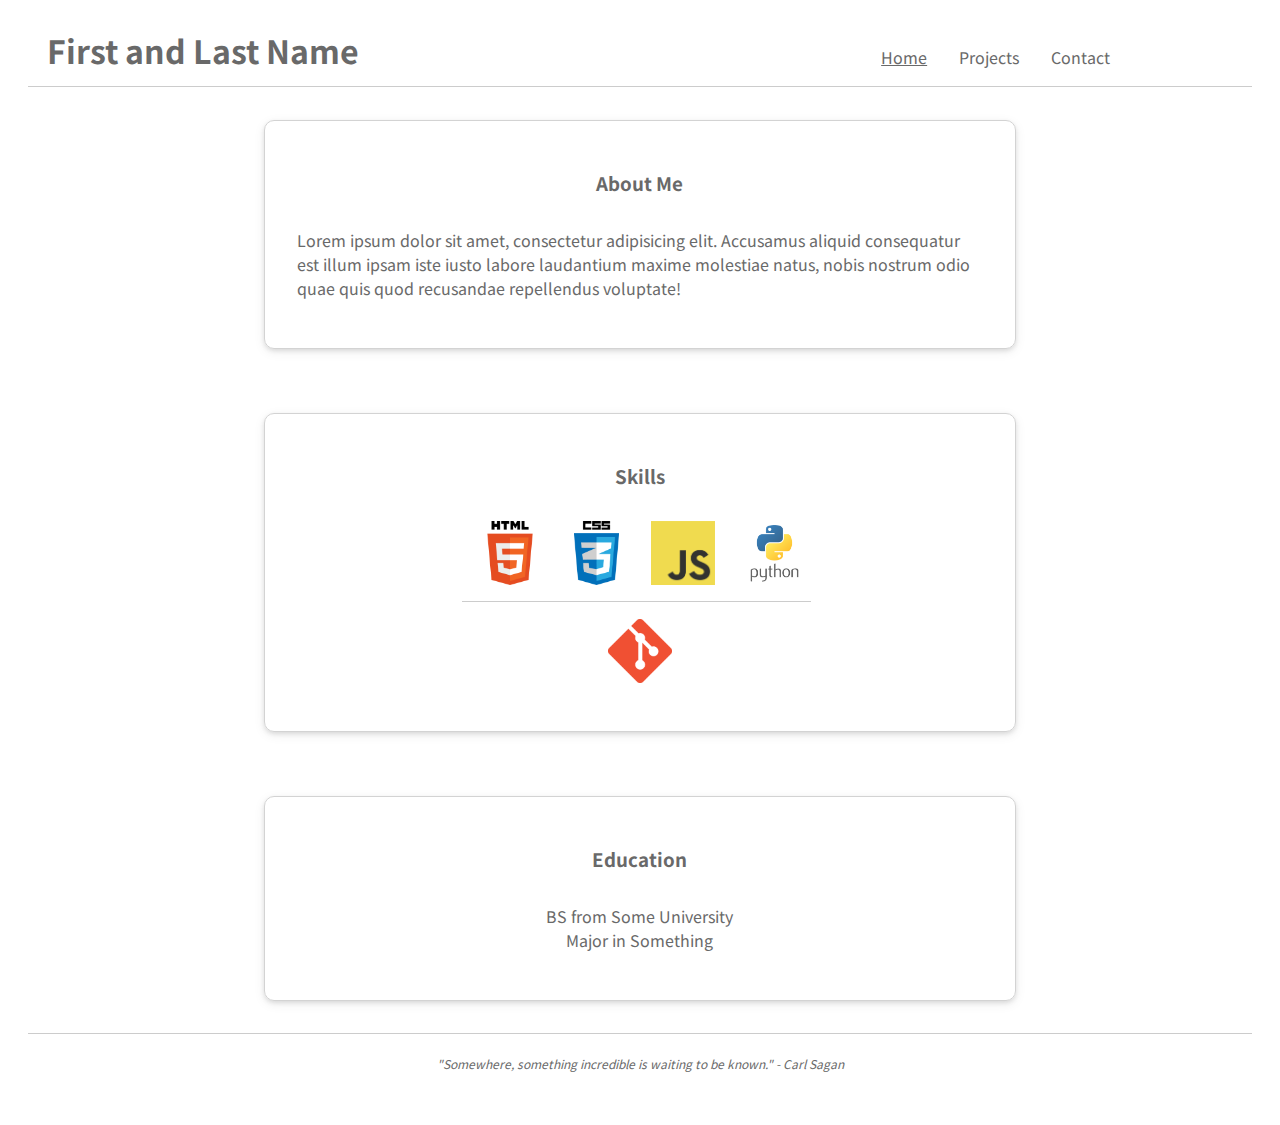
<file: index.html>
<!doctype html>
<html lang="en">

<head>
  <meta charset="utf-8">
  <title></title>
  <meta name="description" content="">
  <meta name="viewport" content="width=device-width, initial-scale=1">

  <meta property="og:title" content="">
  <meta property="og:type" content="">
  <meta property="og:url" content="">
  <meta property="og:image" content="">

  <link rel="manifest" href="site.webmanifest">
  <link rel="stylesheet" href="https://fonts.googleapis.com/icon?family=Material+Icons">
  <link rel="apple-touch-icon" href="icon.png">
  <!-- Place favicon.ico in the root directory -->

  <link rel="stylesheet" href="css/normalize.css">
  <link rel="stylesheet" href="css/main.css">
  <link rel="stylesheet" href="https://fonts.googleapis.com/css2?family=Noto+Sans+JP:wght@300;400&display=swap">

  <meta name="theme-color" content="#fafafa">
</head>

<body class="flex-col justify-center align-center">
  <header class="flex-row justify-center">
    <h1>First and Last Name</h1>
    <nav id="dropdown-nav" class="flex-col">
      <button class="dropdown-btn"><i class="material-icons">menu</i></button>
      <ul class="dropdown-content" style="display: none;">
        <li><a href="index.html" class="nav-link">Home</a></li>
        <li class="dropdown-nav-line"></li>
        <li><a href="projects.html" class="nav-link">Projects</a></li>
        <li class="dropdown-nav-line"></li>
        <li><a href="contact.html" class="nav-link">Contact</a></li>
      </ul>
    </nav>
    <nav id="nav-bar" class="flex-col justify-center">
      <ul class="flex-row justify-center">
        <li><a href="index.html" class="nav-link">Home</a></li>
        <li><a href="projects.html" class="nav-link">Projects</a></li>
        <li><a href="contact.html" class="nav-link">Contact</a></li>
      </ul>
    </nav>
  </header>
  <hr>
  <section class="flex-row justify-center dropshadow">
    <div class="flex-col">
      <h3 class="section-heading">About Me</h3>
      <p class="text-align-left">
        Lorem ipsum dolor sit amet, consectetur adipisicing elit. Accusamus aliquid consequatur est illum ipsam iste iusto labore laudantium maxime molestiae natus, nobis nostrum odio quae quis quod recusandae repellendus voluptate!
      </p>
    </div>
  </section>
  <section class="flex-row justify-center dropshadow">
    <div id="code-languages" class="flex-col">
      <h3 class="section-heading">Skills</h3>
      <div class="flex-row wrap justify-center align-center">
        <img src="img/html5_logo.png" alt="HTML 5" id="html-icon">
        <img src="img/css3_logo.png" alt="CSS 3" id="css-icon">
        <img src="img/javascript_logo.png" alt="JavaScript" id="js-icon">
        <img src="img/python_logo.png" alt="Python" id="python-icon">
      </div>
      <hr>
      <div class="flex-row wrap justify-center align-center">
        <img src="img/git_logo.png" alt="Git" id="git-icon">
      </div>
    </div>
  </section>
  <section class="flex-row justify-center dropshadow">
    <div class="flex-col">
      <h3 class="section-heading">Education</h3>
      <div id="college">
        <p>
          BS from Some University<br>
          Major in Something<br>
        </p>
      </div>
    </div>
  </section>
  <hr>
  <footer>
    <p><i>"Somewhere, something incredible is waiting to be known." - Carl Sagan</i></p>
  </footer>

  <script src="js/vendor/modernizr-3.11.2.min.js"></script>
  <script src="js/plugins.js"></script>
  <script src="js/main.js"></script>
</body>

</html>
</file>
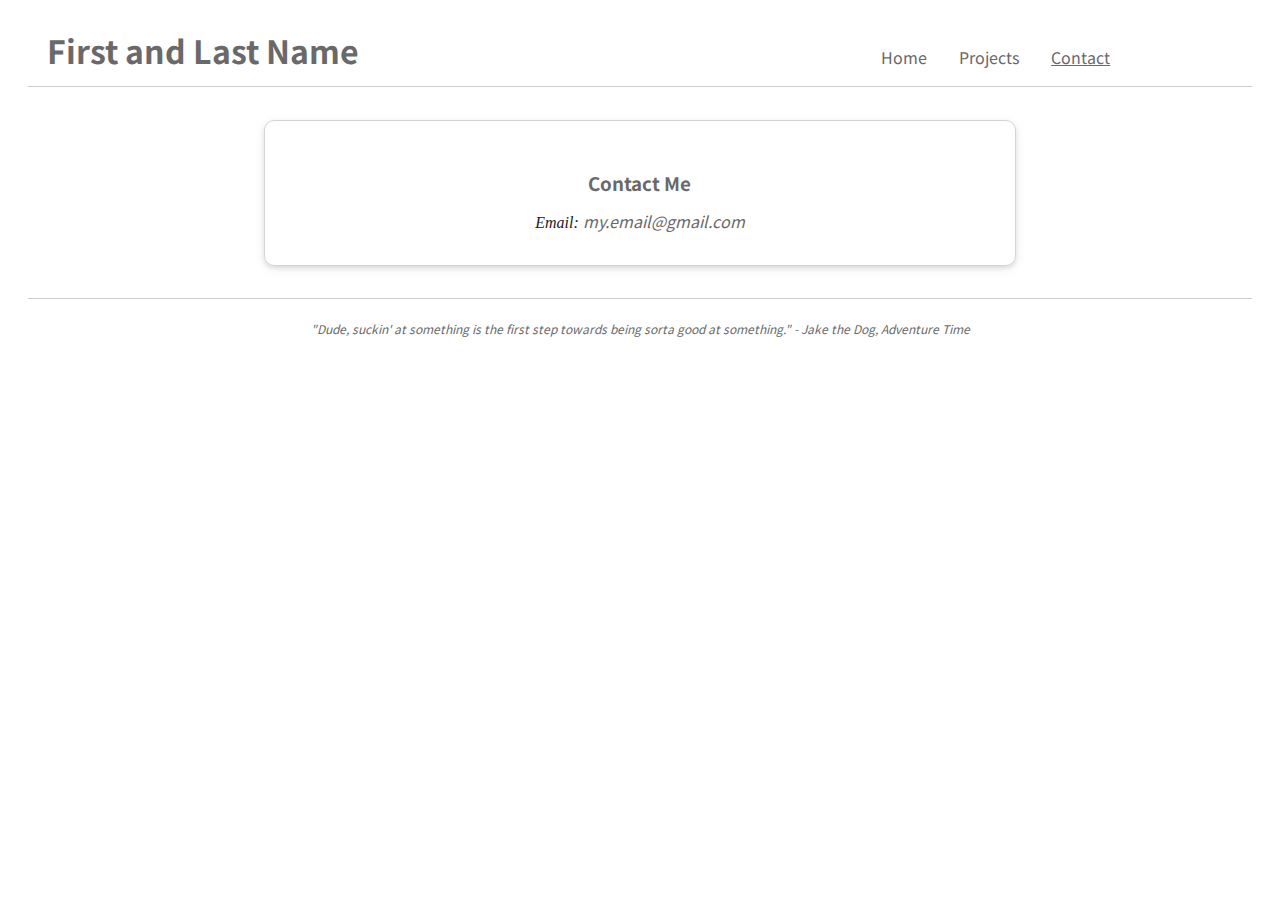
<file: contact.html>
<!doctype html>
<html lang="en">

<head>
  <meta charset="utf-8">
  <title></title>
  <meta name="description" content="">
  <meta name="viewport" content="width=device-width, initial-scale=1">

  <meta property="og:title" content="">
  <meta property="og:type" content="">
  <meta property="og:url" content="">
  <meta property="og:image" content="">

  <link rel="manifest" href="site.webmanifest">
  <link rel="stylesheet" href="https://fonts.googleapis.com/icon?family=Material+Icons">
  <link rel="apple-touch-icon" href="icon.png">
  <!-- Place favicon.ico in the root directory -->

  <link rel="stylesheet" href="css/normalize.css">
  <link rel="stylesheet" href="css/main.css">
  <link rel="stylesheet" href="https://fonts.googleapis.com/css2?family=Noto+Sans+JP:wght@300;400&display=swap">

  <meta name="theme-color" content="#fafafa">
</head>

<body class="flex-col justify-center align-center">
  <header class="flex-row justify-center">
    <h1>First and Last Name</h1>
    <nav id="dropdown-nav" class="flex-col">
      <button class="dropdown-btn"><i class="material-icons">menu</i></button>
      <ul class="dropdown-content" style="display: none;">
        <li><a href="index.html" class="nav-link">Home</a></li>
        <li class="dropdown-nav-line"></li>
        <li><a href="projects.html" class="nav-link">Projects</a></li>
        <li class="dropdown-nav-line"></li>
        <li><a href="contact.html" class="nav-link">Contact</a></li>
      </ul>
    </nav>
    <nav id="nav-bar" class="flex-col justify-center">
      <ul class="flex-row justify-center">
        <li><a href="index.html" class="nav-link">Home</a></li>
        <li><a href="projects.html" class="nav-link">Projects</a></li>
        <li><a href="contact.html" class="nav-link">Contact</a></li>
      </ul>
    </nav>
  </header>
  <hr>
  <section class="flex-row justify-center dropshadow">
    <div class="flex-col">
      <h3>Contact Me</h3>
      <address>
        Email: <a href="#">my.email@gmail.com</a><br>
      </address>
    </div>
  </section>
  <hr>
  <footer>
    <p><i>"Dude, suckin' at something is the first step towards being sorta good at something." - Jake the Dog, Adventure Time</i></p>
  </footer>

  <script src="js/vendor/modernizr-3.11.2.min.js"></script>
  <script src="js/plugins.js"></script>
  <script src="js/main.js"></script>
</body>

</html>
</file>
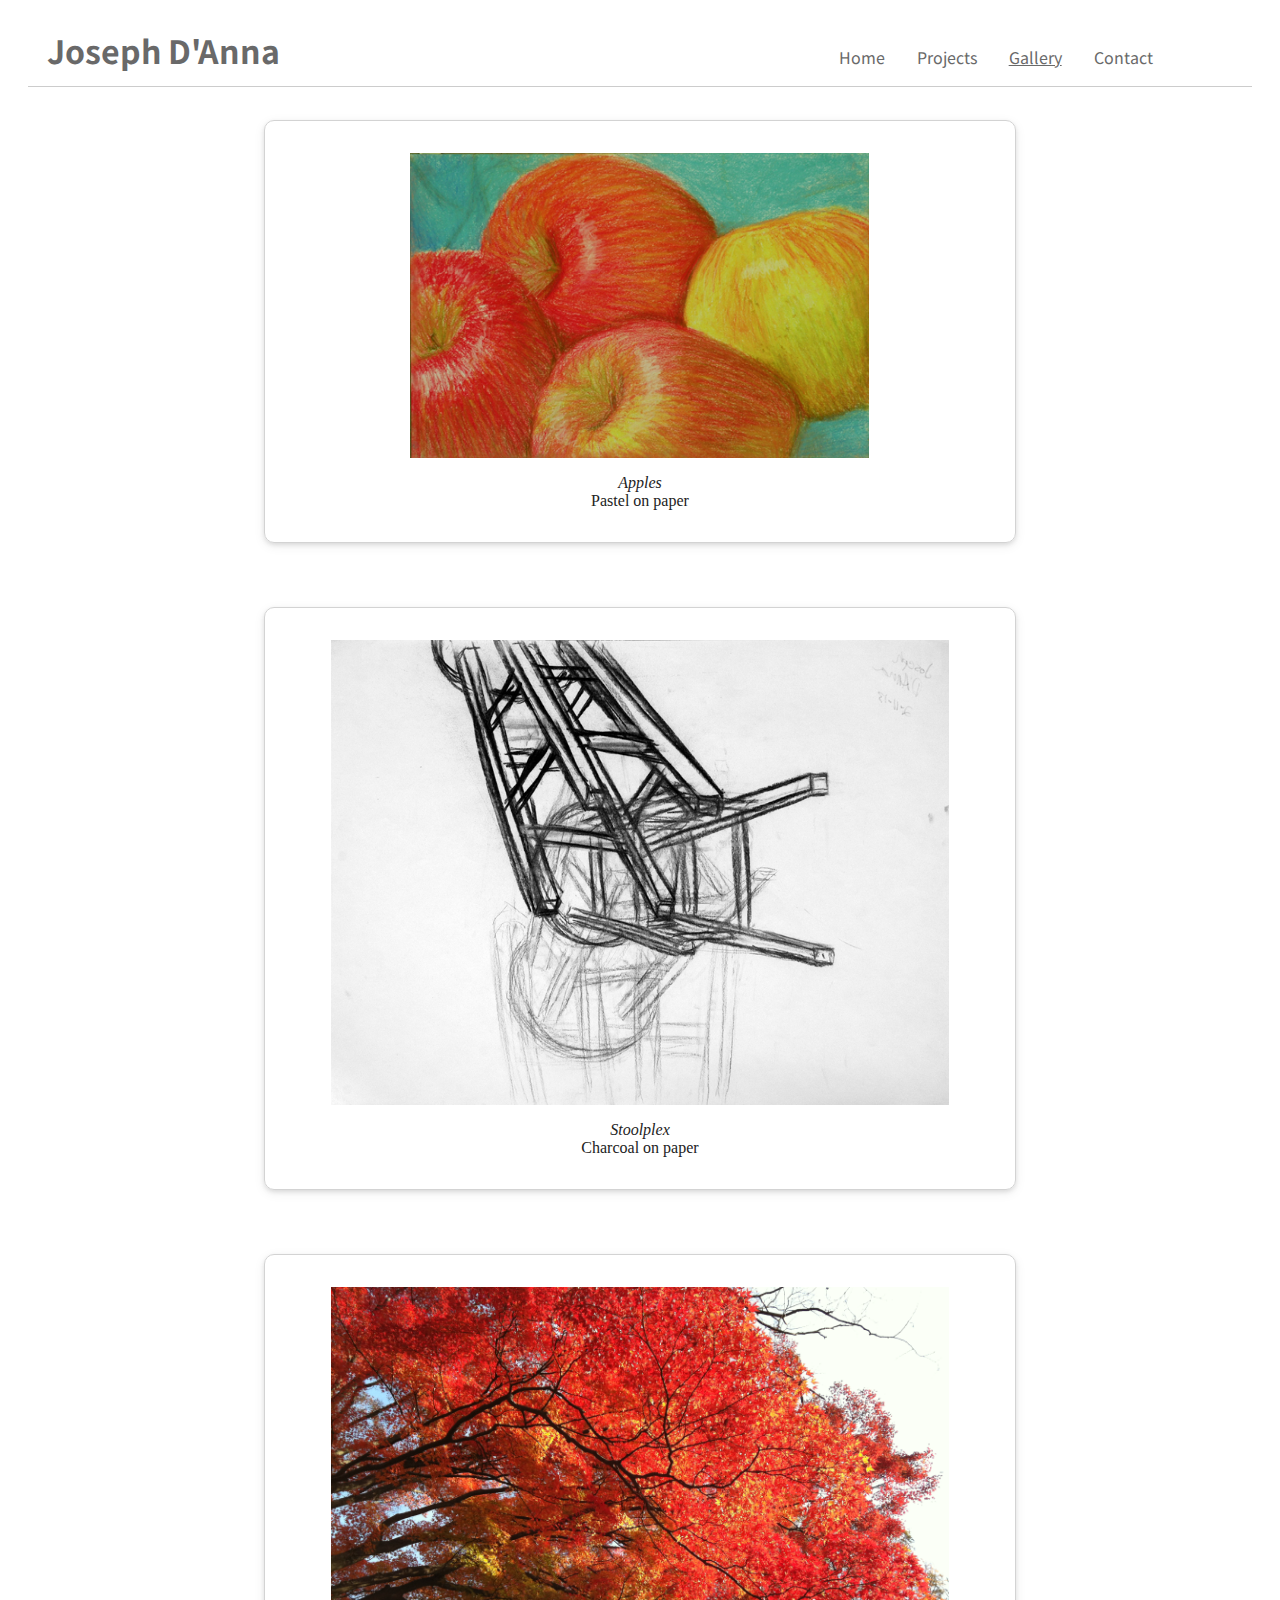
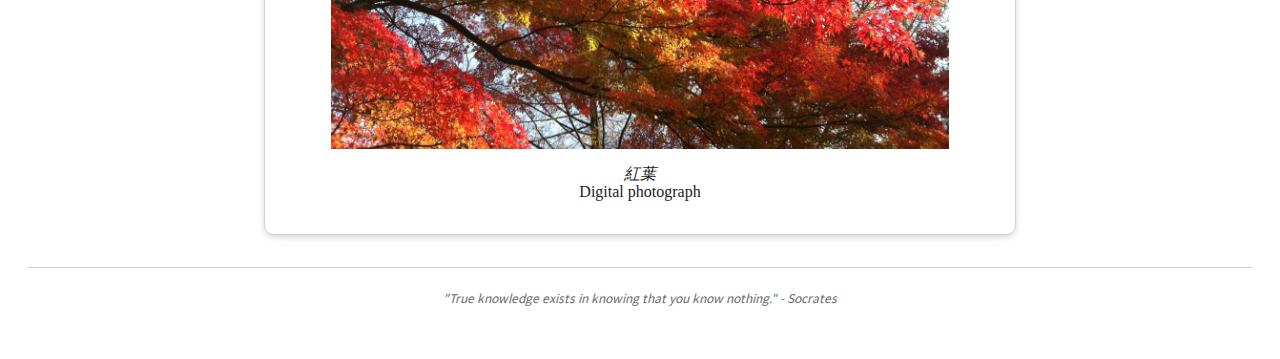
<file: gallery.html>
<!doctype html>
<html lang="en">

<head>
  <meta charset="utf-8">
  <title></title>
  <meta name="description" content="">
  <meta name="viewport" content="width=device-width, initial-scale=1">

  <meta property="og:title" content="">
  <meta property="og:type" content="">
  <meta property="og:url" content="">
  <meta property="og:image" content="">

  <link rel="manifest" href="site.webmanifest">
  <link rel="apple-touch-icon" href="icon.png">
  <!-- Place favicon.ico in the root directory -->

  <link rel="stylesheet" href="css/normalize.css">
  <link rel="stylesheet" href="css/main.css">
  <link rel="stylesheet" href="https://fonts.googleapis.com/css2?family=Noto+Sans+JP:wght@300;400&display=swap">

  <meta name="theme-color" content="#fafafa">
</head>

<body class="flex-col justify-center align-center">
  <header class="flex-row justify-center">
    <h1>Joseph D'Anna</h1>
    <nav id="dropdown-nav" class="flex-col">
      <button class="dropdown-btn"><img src="img/nav_menu_icon.png" alt="Menu"></button>
      <ul class="dropdown-content" style="display: none;">
        <li><a href="index.html" class="nav-link">Home</a></li>
        <li class="dropdown-nav-line"></li>
        <li><a href="projects.html" class="nav-link">Projects</a></li>
        <li class="dropdown-nav-line"></li>
        <li><a href="gallery.html" class="nav-link">Gallery</a></li>
        <li class="dropdown-nav-line"></li>
        <li><a href="contact.html" class="nav-link">Contact</a></li>
      </ul>
    </nav>
    <nav id="nav-bar" class="flex-col justify-center">
      <ul class="flex-row justify-center">
        <li><a href="index.html" class="nav-link">Home</a></li>
        <li><a href="projects.html" class="nav-link">Projects</a></li>
        <li><a href="gallery.html" class="nav-link">Gallery</a></li>
        <li><a href="contact.html" class="nav-link">Contact</a></li>
      </ul>
    </nav>
  </header>
  <hr>
  <section class="flex-row justify-center dropshadow">
    <figure>
      <img src="img/art/apples.jpg" alt="Apples" style="width:90%">
      <figcaption>
        <i>Apples</i><br />
        Pastel on paper
      </figcaption>
    </figure>
  </section>
  <section class="flex-row justify-center dropshadow">
    <figure>
      <img src="img/art/stoolplex.jpg" alt="Stoolplex" style="width:90%">
      <figcaption>
        <i>Stoolplex</i><br />
        Charcoal on paper
      </figcaption>
    </figure>
  </section>
  <section class="flex-row justify-center dropshadow">
    <figure>
      <img src="img/art/momiji.jpg" alt="Momiji" style="width:90%">
      <figcaption>
        <i>紅葉</i><br />
        Digital photograph
      </figcaption>
    </figure>
  </section>
  <hr>
  <footer>
    <p><i>"True knowledge exists in knowing that you know nothing." - Socrates</i></p>
  </footer>

  <script src="js/vendor/modernizr-3.11.2.min.js"></script>
  <script src="js/plugins.js"></script>
  <script src="js/main.js"></script>
</body>

</html>
</file>
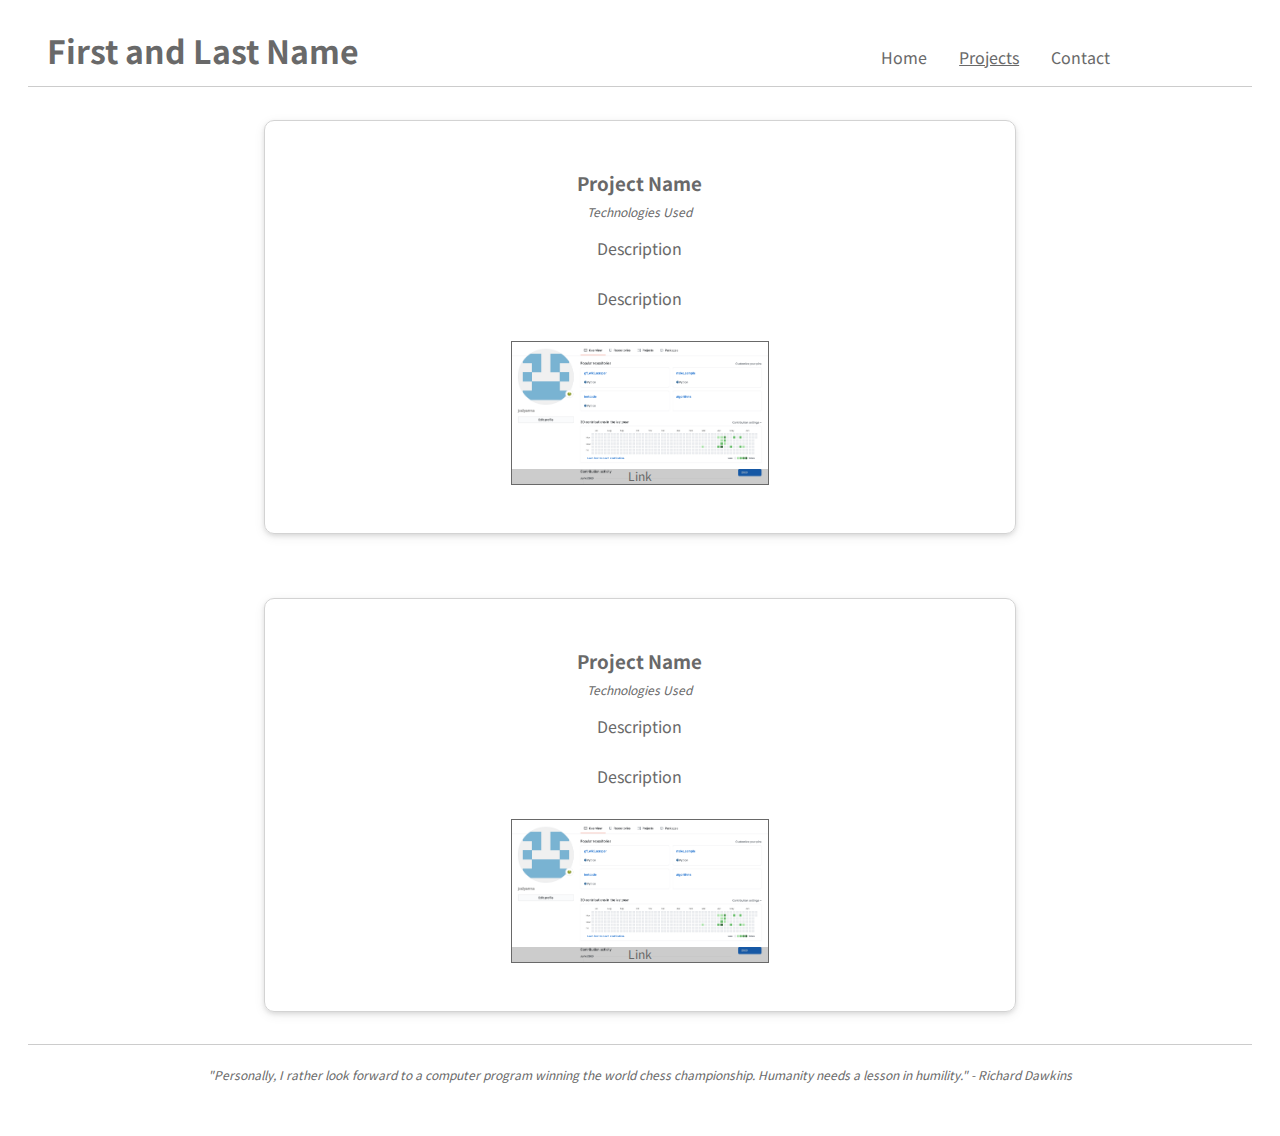
<file: projects.html>
<!doctype html>
<html lang="en">

<head>
  <meta charset="utf-8">
  <title></title>
  <meta name="description" content="">
  <meta name="viewport" content="width=device-width, initial-scale=1">

  <meta property="og:title" content="">
  <meta property="og:type" content="">
  <meta property="og:url" content="">
  <meta property="og:image" content="">

  <link rel="manifest" href="site.webmanifest">
  <link rel="stylesheet" href="https://fonts.googleapis.com/icon?family=Material+Icons">
  <link rel="apple-touch-icon" href="icon.png">
  <!-- Place favicon.ico in the root directory -->

  <link rel="stylesheet" href="css/normalize.css">
  <link rel="stylesheet" href="css/main.css">
  <link rel="stylesheet" href="https://fonts.googleapis.com/css2?family=Noto+Sans+JP:wght@300;400&display=swap">

  <meta name="theme-color" content="#fafafa">
</head>

<body class="flex-col justify-center align-center">

  <header class="flex-row justify-center">
    <h1>First and Last Name</h1>
    <nav id="dropdown-nav" class="flex-col">
      <button class="dropdown-btn"><i class="material-icons">menu</i></button>
      <ul class="dropdown-content" style="display: none;">
        <li><a href="index.html" class="nav-link">Home</a></li>
        <li class="dropdown-nav-line"></li>
        <li><a href="projects.html" class="nav-link">Projects</a></li>
        <li class="dropdown-nav-line"></li>
        <li><a href="contact.html" class="nav-link">Contact</a></li>
      </ul>
    </nav>
    <nav id="nav-bar" class="flex-col justify-center">
      <ul class="flex-row justify-center">
        <li><a href="index.html" class="nav-link">Home</a></li>
        <li><a href="projects.html" class="nav-link">Projects</a></li>
        <li><a href="contact.html" class="nav-link">Contact</a></li>
      </ul>
    </nav>
  </header>
  <hr>

  <section class="flex-row justify-center dropshadow">
    <div class="flex-col container justify-center align-center">
      <h3 class="project-title">Project Name</h3>
      <p class="project-languages"><i>Technologies Used</i></p>
      <ul class="project-description flex-col justify-center">
        <li>Description</li>
        <li>Description</li>
      </ul>
      <div class="img-container">
        <a href="#"><img src="img/git_hub.png" alt="GitHub"></a>
        <div class="text-over-img"><a href="#">Link</a></div>
      </div>
    </div>
  </section>

  <section class="flex-row justify-center dropshadow">
    <div class="flex-col container justify-center align-center">
      <h3 class="project-title">Project Name</h3>
      <p class="project-languages"><i>Technologies Used</i></p>
      <ul class="project-description flex-col justify-center">
        <li>Description</li>
        <li>Description</li>
      </ul>
      <div class="img-container">
        <a href="#"><img src="img/git_hub.png" alt="GitHub"></a>
        <div class="text-over-img"><a href="#">Link</a></div>
      </div>
    </div>
  </section>

  <hr>
  <footer>
    <p><i>"Personally, I rather look forward to a computer program winning the world chess championship. Humanity needs
      a lesson in humility." - Richard Dawkins</i></p>
  </footer>

  <script src="js/vendor/modernizr-3.11.2.min.js"></script>
  <script src="js/plugins.js"></script>
  <script src="js/main.js"></script>
</body>

</html>
</file>
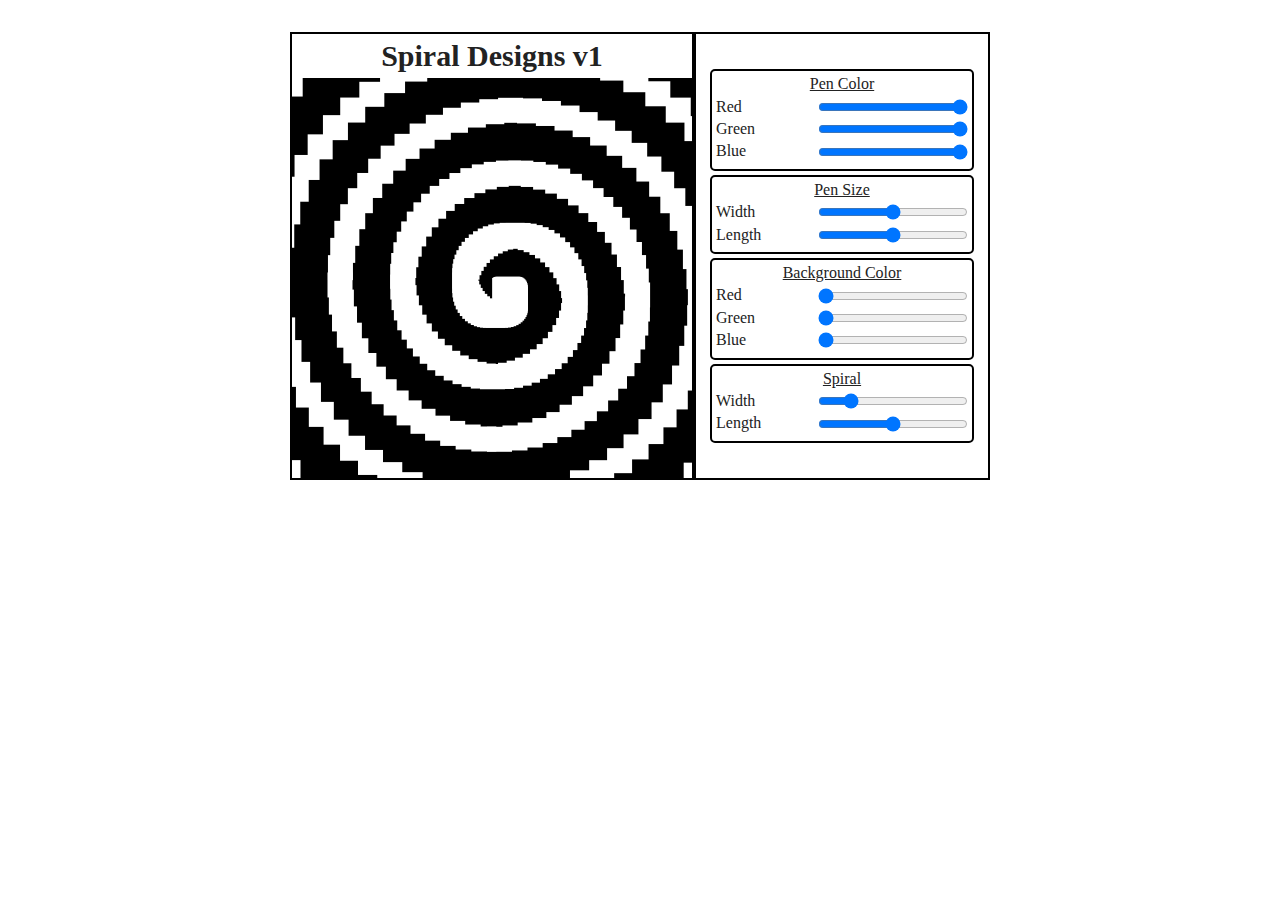
<file: spiral.html>
<!DOCTYPE html>
<html lang="en">
<head>
    <meta charset="UTF-8">
    <title>JS 8-bit Spiral</title>
    <link rel="stylesheet" href="css/normalize.css">
    <link rel="stylesheet" href="css/main.css">
    <link rel="stylesheet" href="css/spiral.css">
</head>
<body style="display: flex; justify-content: center; align-items: center; padding: 2em;">
    <div id="spiral-designs"></div>
    <script src="js/spiral.js"></script>
</body>
</html>
</file>
<file: css/main.css>
/* ==========================================================================
   Base styles
   ========================================================================== */

html {
  color: #222;
  font-size: 1em;
}

hr {
  width: 98%;
  height: 1px;
  border: 0;
  border-top: 1px solid #ccc;
  margin: 0;
  padding: 0;
}

h1, h2, h3, h4, h5, h6, p, a, li {
  font-family: 'Noto Sans JP', sans-serif;
  color: dimgray;
}

h1 {
  margin: 0 auto 0 0;
  white-space: nowrap;
}

h3 {
  margin: 1em 0;
  white-space: nowrap;
}

p {
  line-height: 1.5em;
}

li {
  margin: 0 1em;
  list-style-type: none;
}

a {
  text-decoration: none;
}

a:link, a:visited, a:active {
  color: dimgray;
  text-decoration: none;
}

a:hover {
  color: black;
  cursor: pointer;
}

body {
  padding: 1em;
}

header {
  margin: 1em 2em;
  width: 95%;
}

section {
  text-align: center;
  width: 55%;
  margin: 2em 4em;
  padding: 2em;
  border: solid 1px lightgrey;
  border-radius: 10px;
}

figure {
  margin: 0;
}

figcaption {
  margin-top: 1em;
}

footer {
  margin: 0 0 1em 0;
  padding: 0.5em;
  text-align: center;
}


/* ==========================================================================
   Custom Styles
   ========================================================================== */

nav#nav-bar {
  width: 40%;
  margin-left: auto;
}

nav#nav-bar ul {
  align-items: baseline;
  margin-bottom: 0.25em;
  padding: 0;
}

h3.project-title {
  margin: 1em 0 0.5em 0;
  width: 90%;
  white-space: normal;
  word-wrap: break-word;
}

p.project-languages {
  font-size: 0.75em;
  padding: 0;
  margin: 0;
}

ul.project-description {
  margin: 0 1em;
  padding: 0.1em;
}

ul.project-description li {
  margin: 1em 0;
  list-style-type: none;
  width: 100%;
}

#css-icon, #html-icon, #js-icon, #python-icon, #git-icon {
  width: auto;
  height: 64px;
  margin: 1em;
}

div.img-container {
  position: relative;
  margin: 1em;
  padding: 0;
  max-width: 256px;
  border: dimgray solid 1px;
}

div.img-container img {
  width: 100%;
}

footer p {
  font-size: 0.75em;
}

/* Drop down navigation styles */
nav#dropdown-nav {
  position: relative;
  display: inline-block;
  margin-left: auto;
}

button.dropdown-btn {
  display: flex;
  display: -webkit-flex;

  background-color: dimgray;
  cursor: pointer;
  border-radius: 10px;
  justify-content: center;
  align-items: center;
}

i.material-icons {
  font-size: 40px;
  color: #ffffff;
}

.dropdown-content {
  display: none;
  align-items: center;
  border-radius: 10px;
  border: solid 1px lightgrey;
  margin: 0;
  padding: 1em 2em;
  position: absolute;
  background-color: whitesmoke;
  z-index: 1;
  right: 0;
}

.dropdown-content li {
  display: block;
  margin: 1em;
  text-align: center;
}

.dropdown-content li.dropdown-nav-line {
  width: 98%;
  height: 1px;
  border: 0;
  border-top: 1px solid #ccc;
  margin: 0;
  padding: 0;
}

.dropdown-content a:hover {
  color: black;
}


/* ==========================================================================
   Class Styles
   ========================================================================== */

.flex-row {
  display: flex;
  display: -webkit-flex;

  flex-direction: row;
}

.flex-col {
  display: flex;
  display: -webkit-flex;

  flex-direction: column;
}

.container {
  width: 100%;
}

.wrap {
  flex-wrap: wrap;
}

.justify-center {
  justify-content: center;
}

.align-center {
  align-items: center;
}

.dropshadow {
  box-shadow: 0 2px 4px 0 rgba(0, 0, 0, 0.1), 0 3px 12px 0 rgba(0, 0, 0, 0.07);
}

.text-align-left {
  text-align: left;
}

.text-over-img {
  position: absolute;
  font-size: 0.75em;
  bottom: 0;
  background: rgb(0, 0, 0);
  background: rgba(0, 0, 0, 0.2);
  width: 100%;
  padding: 0;
}

.text-over-img a {
  width: 100%;
}

.text-over-img:hover {
  color: black;
}

/* ==========================================================================
   Animations
   ========================================================================== */
@keyframes enlarge-text {
  from {font-size: 1em;}
  to {font-size: 1.25em;}
}


/* ==========================================================================
   Media Queries for Responsive Design
   ========================================================================== */

/* Extra small devices (phones, 600px and down) */
@media only screen and (max-width: 600px) {
  nav#nav-bar {
    display: none;
  }
}

/* Small devices (portrait tablets and large phones, 600px and up) */
@media only screen and (min-width: 600px) {
  nav#dropdown-nav {
    display: none;
  }
}

/* Medium devices (landscape tablets, 768px and up) */
@media only screen and (min-width: 768px) {
}

/* Large devices (laptops/desktops, 992px and up) */
@media only screen and (min-width: 992px) {
}


/* Extra large devices (large laptops and desktops, 1200px and up) */
@media only screen and (min-width: 1200px) {
}


@media print,
  (-webkit-min-device-pixel-ratio: 1.25),
  (min-resolution: 1.25dppx),
  (min-resolution: 120dpi) {
  /* Style adjustments for high resolution devices */
}


/* ==========================================================================
   Print styles.
   Inlined to avoid the additional HTTP request:
   https://www.phpied.com/delay-loading-your-print-css/
   ========================================================================== */

@media print {
  *,
  *::before,
  *::after {
    background: #fff !important;
    color: #000 !important;
    /* Black prints faster */
    box-shadow: none !important;
    text-shadow: none !important;
  }

  a,
  a:visited {
    text-decoration: underline;
  }

  a[href]::after {
    content: " (" attr(href) ")";
  }

  abbr[title]::after {
    content: " (" attr(title) ")";
  }

  /*
   * Don't show links that are fragment identifiers,
   * or use the `javascript:` pseudo protocol
   */
  a[href^="#"]::after,
  a[href^="javascript:"]::after {
    content: "";
  }

  pre {
    white-space: pre-wrap !important;
  }

  pre,
  blockquote {
    border: 1px solid #999;
    page-break-inside: avoid;
  }

  /*
   * Printing Tables:
   * https://web.archive.org/web/20180815150934/http://css-discuss.incutio.com/wiki/Printing_Tables
   */
  thead {
    display: table-header-group;
  }

  tr,
  img {
    page-break-inside: avoid;
  }

  p,
  h2,
  h3 {
    orphans: 3;
    widows: 3;
  }

  h2,
  h3 {
    page-break-after: avoid;
  }
}


/* ==========================================================================
   Helper classes
   ========================================================================== */

/*
 * Hide visually and from screen readers
 */

.hidden,
[hidden] {
  display: none !important;
}

/*
 * Hide only visually, but have it available for screen readers:
 * https://snook.ca/archives/html_and_css/hiding-content-for-accessibility
 *
 * 1. For long content, line feeds are not interpreted as spaces and small width
 *    causes content to wrap 1 word per line:
 *    https://medium.com/@jessebeach/beware-smushed-off-screen-accessible-text-5952a4c2cbfe
 */

.sr-only {
  border: 0;
  clip: rect(0, 0, 0, 0);
  height: 1px;
  margin: -1px;
  overflow: hidden;
  padding: 0;
  position: absolute;
  white-space: nowrap;
  width: 1px;
  /* 1 */
}

/*
 * Extends the .sr-only class to allow the element
 * to be focusable when navigated to via the keyboard:
 * https://www.drupal.org/node/897638
 */

.sr-only.focusable:active,
.sr-only.focusable:focus {
  clip: auto;
  height: auto;
  margin: 0;
  overflow: visible;
  position: static;
  white-space: inherit;
  width: auto;
}

/*
 * Hide visually and from screen readers, but maintain layout
 */

.invisible {
  visibility: hidden;
}

/*
 * Clearfix: contain floats
 *
 * For modern browsers
 * 1. The space content is one way to avoid an Opera bug when the
 *    `contenteditable` attribute is included anywhere else in the document.
 *    Otherwise it causes space to appear at the top and bottom of elements
 *    that receive the `clearfix` class.
 * 2. The use of `table` rather than `block` is only necessary if using
 *    `:before` to contain the top-margins of child elements.
 */

.clearfix::before,
.clearfix::after {
  content: " ";
  display: table;
}

.clearfix::after {
  clear: both;
}

/*
 * Remove the gap between audio, canvas, iframes,
 * images, videos and the bottom of their containers:
 * https://github.com/h5bp/html5-boilerplate/issues/440
 */

audio,
canvas,
iframe,
img,
svg,
video {
  vertical-align: middle;
}
</file>
<file: css/spiral.css>
/*
UI IDs
main container = #spiral-designs
canvas = #spiral-designs-canvas
all inputs container = #inputs-container

#pen-color-inputs
#pen-size-inputs
#background-color-inputs
#spiral-design-inputs

all range slider containers = slide-container

*/

#spiral-designs {
    display: flex;
    display: -webkit-flex;
    flex-direction: row;

    justify-content: center;
    align-items: center;

    width: 700px;
    height: 448px;
}

#main-heading {
    font-size: 30px;
    font-weight: bold;
    margin: 5px 0;
}

#display,
#edit {
    display: flex;
    display: -webkit-flex;
    flex-direction: column;

    width: 400px;
    height: 444px;
    border: #000000 2px solid;

    justify-content: center;
    align-items: center;
}


/*************** Display Window *****************/
canvas {
    background-color: black;
    width: 400px;
    height: 400px;
}


/*************** Edit Window *****************/
#edit {
    padding: 0 10px;
}

#inputs-container {
    width: 100%;
}

#pen-color-inputs,
#pen-size-inputs,
#background-color-inputs,
#spiral-design-inputs {
    border: #000000 2px solid;
    border-radius: 5px;
    margin: 0.25em;
    padding: 0.25em;
}

.edit-heading {
    display: inline-block;
    width: 100%;
    text-align: center;
    text-decoration: underline;
}

/* Slider Inputs */
.slider-container {
    display: flex;
    display: -webkit-flex;

    flex-direction: row;

    justify-content: center;
    align-items: center;

    width: 100%;
    margin: 0.25em 0;
}

.slider-container > label {
    margin-right: auto;
}

.slider {
    width: 150px;
    margin-left: auto;
}
</file>
